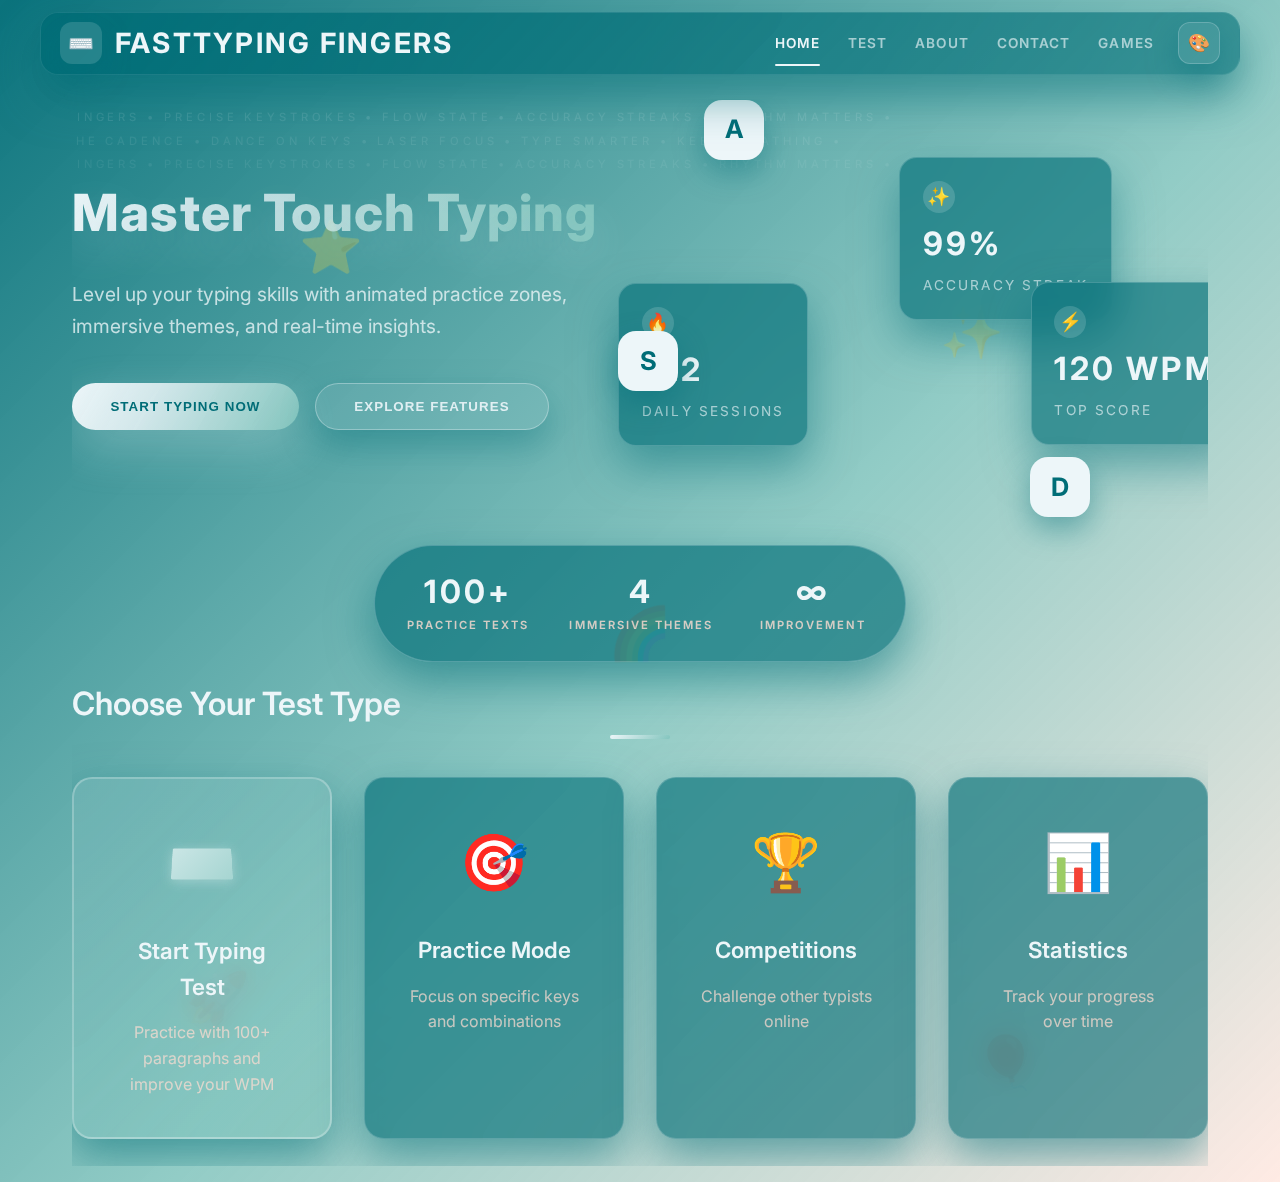
<file: index.html>
<!DOCTYPE html>
<html lang="en">
<head>
    <!-- Google tag (gtag.js) -->
<script async src="https://www.googletagmanager.com/gtag/js?id=G-SVLGXN2DDX"></script>
<script>
  window.dataLayer = window.dataLayer || [];
  function gtag(){dataLayer.push(arguments);}
  gtag('js', new Date());

  gtag('config', 'G-SVLGXN2DDX');
</script>
    <meta charset="UTF-8">
    <meta name="viewport" content="width=device-width, initial-scale=1.0">
    <title>FastTyping Fingers - Touch Typing Test</title>
    <link rel="stylesheet" href="css/styles.css">
    <link href="https://fonts.googleapis.com/css2?family=Inter:wght@300;400;500;600;700&display=swap" rel="stylesheet">
</head>
<body>
        <script>
            try {
                var __s = JSON.parse(localStorage.getItem('typefast-settings') || '{}');
                var __t = __s.theme || 'coast';
                document.body.classList.add('theme-' + __t);
            } catch(e) { document.body.classList.add('theme-coast'); }
        </script>
    <div class="animated-backdrop">
        <span class="bg-orb orb-1"></span>
        <span class="bg-orb orb-2"></span>
        <span class="bg-orb orb-3"></span>
        <span class="bg-orb orb-4"></span>
        <span class="bg-orb orb-5"></span>
    </div>

    <header class="header global-header">
        <nav class="navbar">
            <div class="nav-brand">
                <span class="brand-mark">⌨️</span>
                <h1>FastTyping Fingers</h1>
            </div>
            <div class="nav-links">
                <a href="#home" class="nav-link active">Home</a>
                <a href="#test" class="nav-link">Test</a>
                <a href="#about" class="nav-link">About</a>
                <a href="#contact" class="nav-link">Contact</a>
                <a href="games.html" class="nav-link">Games</a>
            </div>
            <div class="nav-actions">
                <button id="theme-toggle" class="theme-toggle-btn" aria-label="Change theme">🎨</button>
            </div>
        </nav>
    </header>
    <div id="theme-selector" class="theme-selector hidden" role="dialog" aria-modal="false">
        <div class="theme-selector-header">
            <p>Choose a color vibe</p>
            <button class="theme-close" aria-label="Close theme selector">×</button>
        </div>
        <div class="theme-options">
            <div class="theme-option" data-theme="coast">
                <div class="theme-preview theme-coast-preview"></div>
                <span>Coast</span>
            </div>
            <div class="theme-option" data-theme="harbor">
                <div class="theme-preview theme-harbor-preview"></div>
                <span>Harbor</span>
            </div>
            <div class="theme-option" data-theme="nebula">
                <div class="theme-preview theme-nebula-preview"></div>
                <span>Nebula</span>
            </div>
            <div class="theme-option" data-theme="ember">
                <div class="theme-preview theme-ember-preview"></div>
                <span>Ember</span>
            </div>
            <div class="theme-option" data-theme="light">
                <div class="theme-preview theme-light-preview"></div>
                <span>Light</span>
            </div>
            <div class="theme-option" data-theme="dark">
                <div class="theme-preview theme-dark-preview"></div>
                <span>Dark</span>
            </div>
        </div>
    </div>

    <main class="main-content">
        <!-- Home Page -->
        <section id="home-page" class="page active">
            <div class="hero-section">
                <div class="typing-stream" data-parallax="0.08">
                    <span>fast fingers • precise keystrokes • flow state • accuracy streaks • rhythm matters •</span>
                    <span>feel the cadence • dance on keys • laser focus • type smarter • keep breathing •</span>
                    <span>fast fingers • precise keystrokes • flow state • accuracy streaks • rhythm matters •</span>
                </div>
                <div class="ambient-illustrations" data-parallax="0.12">
                    <span class="floating-emoji">⭐</span>
                    <span class="floating-emoji">✨</span>
                    <span class="floating-emoji">🚀</span>
                    <span class="floating-emoji">🎈</span>
                    <span class="floating-emoji">🌈</span>
                </div>
                <div class="hero-grid">
                    <div class="hero-content animate-fade-in">
                        <h2 class="hero-title">Master Touch Typing</h2>
                        <p class="hero-subtitle">Level up your typing skills with animated practice zones, immersive themes, and real-time insights.</p>
                        <div class="hero-buttons">
                            <button class="glow-btn primary" onclick="startTypingTest()">Start typing now</button>
                            <button class="glow-btn ghost" onclick="document.getElementById('home-page').scrollIntoView({behavior: 'smooth'});">Explore features</button>
                        </div>
                    </div>
                    <div class="hero-visual">
                        <div class="floating-card accuracy-card">
                            <span class="card-chip">✨</span>
                            <span class="card-value">99%</span>
                            <span class="card-label">Accuracy streak</span>
                        </div>
                        <div class="floating-card speed-card">
                            <span class="card-chip">⚡</span>
                            <span class="card-value">120 WPM</span>
                            <span class="card-label">Top score</span>
                        </div>
                        <div class="floating-card sessions-card">
                            <span class="card-chip">🔥</span>
                            <span class="card-value">+12</span>
                            <span class="card-label">Daily sessions</span>
                        </div>
                        <div class="floating-key key-a">A</div>
                        <div class="floating-key key-s">S</div>
                        <div class="floating-key key-d">D</div>
                    </div>
                </div>

                <div class="hero-content animate-fade-in hero-caption">
                    <div class="hero-stats">
                        <div class="stat-item">
                            <span class="stat-number">100+</span>
                            <span class="stat-label">Practice Texts</span>
                        </div>
                        <div class="stat-item">
                            <span class="stat-number">4</span>
                            <span class="stat-label">Immersive Themes</span>
                        </div>
                        <div class="stat-item">
                            <span class="stat-number">∞</span>
                            <span class="stat-label">Improvement</span>
                        </div>
                    </div>
                </div>
                
                <div class="test-options animate-slide-up">
                    <h3 class="options-title">Choose Your Test Type</h3>
                    <div class="options-grid">
                        <div class="option-card primary-card animate-hover" onclick="startTypingTest()">
                            <div class="option-icon gradient-icon">⌨️</div>
                            <h4>Start Typing Test</h4>
                            <p>Practice with 100+ paragraphs and improve your WPM</p>
                            <div class="card-glow"></div>
                        </div>
                        <div class="option-card animate-hover" onclick="showComingSoon()">
                            <div class="option-icon">🎯</div>
                            <h4>Practice Mode</h4>
                            <p>Focus on specific keys and combinations</p>
                        </div>
                        <div class="option-card animate-hover" onclick="showComingSoon()">
                            <div class="option-icon">🏆</div>
                            <h4>Competitions</h4>
                            <p>Challenge other typists online</p>
                        </div>
                        <div class="option-card animate-hover" onclick="showComingSoon()">
                            <div class="option-icon">📊</div>
                            <h4>Statistics</h4>
                            <p>Track your progress over time</p>
                        </div>
                    </div>
                </div>
            </div>
        </section>

        <!-- Typing Test Page -->
    <section id="test-page" class="page">
            <div class="settings-wrapper">
                <div class="settings-shell">
                    <div class="settings-bar">
                        <button class="back-button" aria-label="Return to home" onclick="goHome()">←</button>
                    <div class="settings-group">
                        <label>Time:</label>
                        <select id="time-select">
                            <option value="15">15s</option>
                            <option value="30" selected>30s</option>
                            <option value="60">60s</option>
                            <option value="120">2min</option>
                        </select>
                    </div>

                    <div class="settings-group">
                        <label>Words:</label>
                        <select id="words-select">
                            <option value="10">10</option>
                            <option value="25" selected>25</option>
                            <option value="50">50</option>
                            <option value="100">100</option>
                        </select>
                    </div>

                    <div class="settings-group">
                        <label>Mode:</label>
                        <div class="segmented-control mode-control" role="group" aria-label="Test mode">
                            <button type="button" class="segment mode-option" data-mode="time">
                                <span class="segment-icon">⏱</span>
                                <span>Time</span>
                            </button>
                            <button type="button" class="segment mode-option" data-mode="words">
                                <span class="segment-icon">A</span>
                                <span>Words</span>
                            </button>
                            <button type="button" class="segment mode-option" data-mode="quote">
                                <span class="segment-icon">❝</span>
                                <span>Quote</span>
                            </button>
                        </div>
                        <select id="mode-select" class="visually-hidden" aria-hidden="true" tabindex="-1">
                            <option value="words" selected>Words</option>
                            <option value="time">Time</option>
                            <option value="quote">Quote</option>
                        </select>
                    </div>

                    <div class="settings-group">
                        <label>Language:</label>
                        <select id="language-select">
                            <option value="english" selected>English</option>
                            <option value="punctuation">+ Punctuation</option>
                            <option value="numbers">+ Numbers</option>
                            <option value="mixed">Mixed</option>
                        </select>
                    </div>

                    <div class="settings-group">
                        <button id="sound-toggle" class="sound-btn active">🔊</button>
                    </div>
                </div>
                </div>
            </div>

            <div class="test-container">
                <!-- Test Stats -->
                <div class="test-stats">
                    <div class="stat">
                        <span class="stat-label">WPM</span>
                        <span id="wpm-display" class="stat-value">0</span>
                    </div>
                    <div class="stat">
                        <span class="stat-label">Accuracy</span>
                        <span id="accuracy-display" class="stat-value">100%</span>
                    </div>
                    <div class="stat" data-stat="timer">
                        <span class="stat-label">Timer</span>
                        <span id="timer-display" class="stat-value">30</span>
                    </div>
                </div>

                <!-- Typing Area -->
                <div class="typing-area">
                    <div id="text-display" class="text-display">Loading your custom paragraph...</div>
                    <input type="text" id="typing-input" class="typing-input" placeholder="Start typing to begin the test..." autocomplete="off" spellcheck="false">
                </div>

                <!-- Test Controls -->
                <div class="test-controls">
                    <button id="restart-btn" class="control-btn">↻ Restart</button>
                    <button id="next-btn" class="control-btn">Next →</button>
                </div>
            </div>
        </section>

        <!-- About Page -->
        <section id="about-page" class="page">
            <div class="info-section">
                <h2 class="section-title">About FastTyping Fingers</h2>
                <p class="section-lead">We blend research-backed practice with playful polish so every session feels crisp, responsive, and rewarding.</p>
                <div class="info-grid">
                    <div class="info-card reveal-on-scroll">
                        <h3>Crafted for Flow</h3>
                        <p>Smart pacing, adaptive feedback, and distraction-free visuals keep you in rhythm while you sharpen muscle memory.</p>
                    </div>
                    <div class="info-card reveal-on-scroll">
                        <h3>Insightful Analytics</h3>
                        <p>Readable charts, real-time stats, and milestone tracking help you see improvement from the first keystroke to the final streak.</p>
                    </div>
                    <div class="info-card reveal-on-scroll">
                        <h3>Designed with Care</h3>
                        <p>Every theme is hand-tuned for contrast, accessibility, and delight—switch moods any time without missing a beat.</p>
                    </div>
                </div>
            </div>
        </section>

        <!-- Contact Page -->
        <section id="contact-page" class="page">
            <div class="info-section">
                <h2 class="section-title">Let’s Build Faster Fingers Together</h2>
                <p class="section-lead">Feedback, feature ideas, or collaboration invites—drop us a line and we’ll get back between sessions.</p>
                <div class="contact-grid">
                    <div class="contact-card reveal-on-scroll">
                        <h3>Email</h3>
                        <a href="mailto:hello@fasttypingfingers.app">hello@fasttypingfingers.app</a>
                        <p>Share stories, report bugs, or request pro features.</p>
                    </div>
                    <div class="contact-card reveal-on-scroll">
                        <h3>Community</h3>
                        <p>Join the upcoming FastTyping Circle for live events, challenges, and coaching drops.</p>
                        <button class="ghost-link" onclick="showComingSoon()">Notify me</button>
                    </div>
                    <div class="contact-card reveal-on-scroll">
                        <h3>Support</h3>
                        <p>Need help mid-session? Access the knowledge base or message us directly.</p>
                        <button class="ghost-link" onclick="showComingSoon()">Open help desk</button>
                    </div>
                </div>
            </div>
        </section>

        <!-- Results Page -->
        <section id="results-page" class="page">
            <div class="results-container">

                <div class="results-top">
                <div class="results-hero">
                    <div class="gauges">
                        <div class="gauge-card gauge-accuracy">
                            <div class="gauge" id="g-accuracy" data-max="100">
                                <div class="gauge-inner">
                                    <div class="gauge-value"><span id="gv-accuracy">100%</span></div>
                                    <div class="gauge-sub">real accuracy <span id="gv-accuracy-real">100%</span></div>
                                    <div class="gauge-label">accuracy</div>
                                </div>
                            </div>
                        </div>

                        <div class="gauge-card gauge-duration">
                            <div class="gauge" id="g-duration" data-max="100">
                                <div class="gauge-inner">
                                    <div class="gauge-value"><span id="gv-duration">0:00</span></div>
                                    <div class="gauge-label">duration</div>
                                </div>
                            </div>
                        </div>

                        <div class="gauge-card gauge-speed">
                            <div class="gauge" id="g-speed" data-max="160">
                                <div class="gauge-inner">
                                    <div class="gauge-value"><span id="gv-wpm">0</span><span class="unit">wpm</span></div>
                                    <div class="gauge-label">speed</div>
                                </div>
                            </div>
                        </div>
                    </div>
                </div>

                <div class="results-actions">
                    <button onclick="retakeTest()" class="action-btn primary">Take Another Test</button>
                    <button onclick="goHome()" class="action-btn">Back to Home</button>
                    <button onclick="shareResults()" class="action-btn">Share Results</button>
                </div>
                </div>

                <div class="results-charts">
                    <div class="chart-container">
                        <h4>Speed Over Time</h4>
                        <canvas id="speed-chart" width="800" height="300"></canvas>
                    </div>
                    <div class="chart-container">
                        <h4>Accuracy Over Time</h4>
                        <canvas id="accuracy-chart" width="800" height="300"></canvas>
                    </div>
                </div>

                <div class="test-video">
                    <h4>Test Recording</h4>
                    <video id="test-recording" controls style="display: none;">
                        <source type="video/webm">
                        Your browser does not support video recording playback.
                    </video>
                    <p id="video-message">Video recording is not available in this session.</p>
                </div>
            </div>
        </section>
    </main>

    <script src="js/paragraphs.js"></script>
    <script src="js/app.js"></script>
    <script src="js/chart.js"></script>
</body>

</html>
</file>
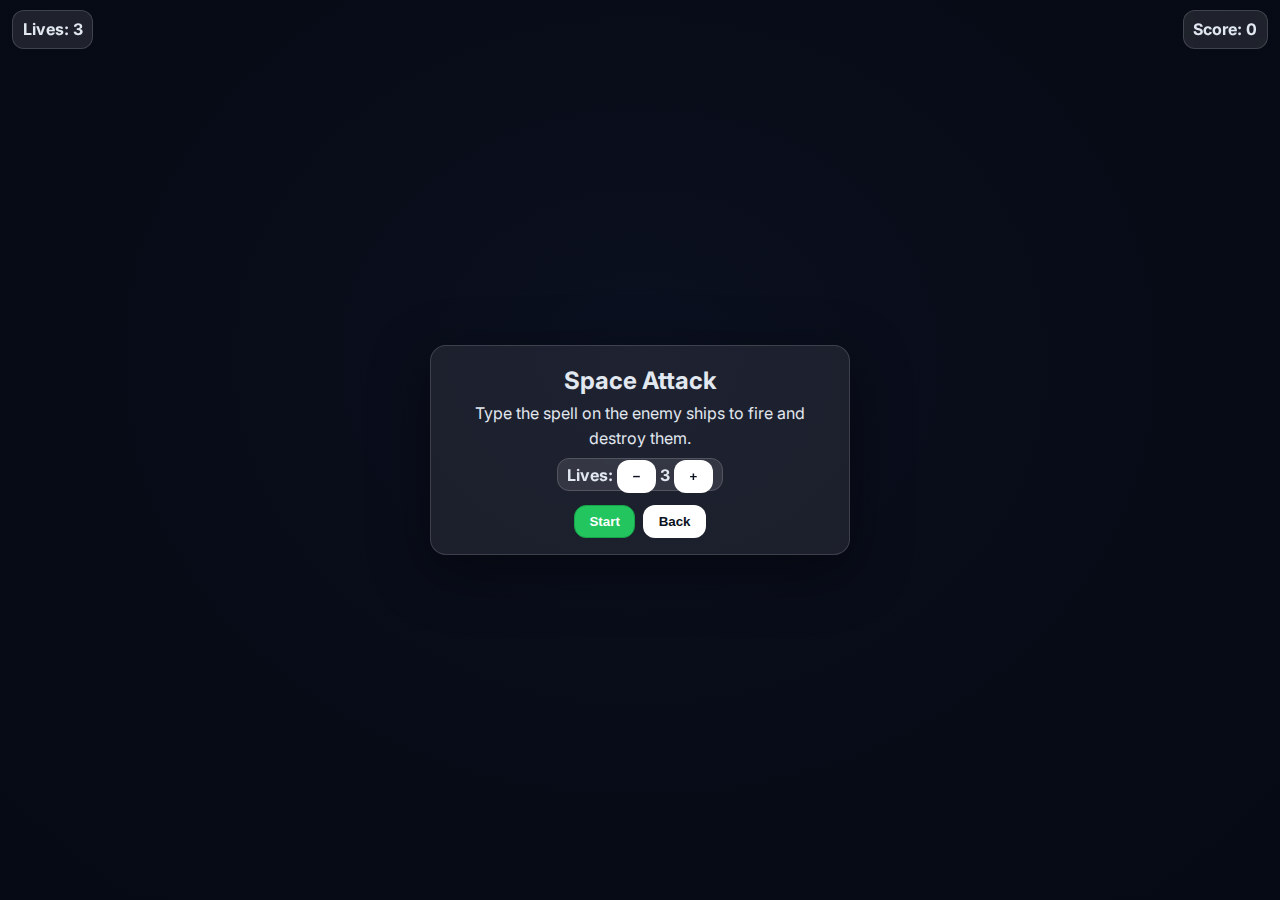
<file: space.html>
<!DOCTYPE html>
<html lang="en">
<head>
  <!-- Google tag (gtag.js) -->
<script async src="https://www.googletagmanager.com/gtag/js?id=G-SVLGXN2DDX"></script>
<script>
  window.dataLayer = window.dataLayer || [];
  function gtag(){dataLayer.push(arguments);}
  gtag('js', new Date());

  gtag('config', 'G-SVLGXN2DDX');
</script>
  <meta charset="UTF-8" />
  <meta name="viewport" content="width=device-width, initial-scale=1.0" />
  <title>Space Attack</title>
  <link rel="stylesheet" href="css/styles.css" />
  <style>
    html, body { height:100%; margin:0; }
    body { background: radial-gradient(ellipse at 50% 40%, #0b1020 0%, #070b16 60%, #050a14 100%); color:#e2e8f0; }
    .hud { position:fixed; top:10px; left:0; right:0; display:flex; justify-content:space-between; align-items:center; padding: 0 .75rem; z-index:3; }
    .chip { background: rgba(255,255,255,0.1); border: 1px solid rgba(255,255,255,0.15); border-radius:12px; padding:.35rem .6rem; font-weight:700; backdrop-filter: blur(4px); }
    .board-wrap { position:relative; height:100vh; width:100vw; overflow:hidden; }
    canvas { position:absolute; inset:0; width:100%; height:100%; }
    .overlay { position:absolute; inset:0; display:grid; place-items:center; z-index:2; }
    .card { background: rgba(255,255,255,0.08); border:1px solid rgba(255,255,255,0.15); border-radius:16px; padding:1rem 1.2rem; width:min(92vw, 420px); text-align:center; box-shadow: 0 16px 60px rgba(0,0,0,0.45); }
    .actions { display:flex; gap:.5rem; justify-content:center; margin-top:.75rem; }
    .btn { border:1px solid rgba(255,255,255,0.18); background:#fff; color:#0b1220; border-radius:12px; padding:.5rem .9rem; font-weight:800; cursor:pointer; }
    .btn.primary { background:#22c55e; border-color:#16a34a; color:#fff; }
  </style>
  <link href="https://fonts.googleapis.com/css2?family=Inter:wght@300;400;600;800&display=swap" rel="stylesheet">
</head>
<body data-page="space-full">
  <div class="hud">
    <div class="chip">Lives: <span id="space-lives">3</span></div>
    <div class="chip">Score: <span id="space-score">0</span></div>
  </div>
  <div class="board-wrap">
    <canvas id="space-canvas" width="1280" height="720"></canvas>
    <div id="space-overlay" class="overlay">
      <div class="card">
        <h2>Space Attack</h2>
        <p>Type the spell on the enemy ships to fire and destroy them.</p>
        <div style="margin:.5rem 0 .7rem;">
          <span class="chip">Lives: <button id="space-lives-dec" class="btn">−</button> <span id="space-lives-intro">3</span> <button id="space-lives-inc" class="btn">+</button></span>
        </div>
        <div class="actions">
          <button id="space-start" class="btn primary">Start</button>
          <button id="space-back" class="btn">Back</button>
        </div>
      </div>
    </div>
  </div>
  <script src="js/space.js"></script>
</body>
</html>
</file>
<file: css/styles.css>
/* Reset and Base Styles */
:root {
    --olive-dark: #006d77;
    --olive-mid: #83c5be;
    --cream: #edf6f9;
    --sage: #ffddd2;
    --deep-blue: #e29578;
    --midnight: #001427;

    --olive-dark-rgb: 0, 109, 119;
    --olive-mid-rgb: 131, 197, 190;
    --cream-rgb: 237, 246, 249;
    --sage-rgb: 255, 221, 210;
    --deep-blue-rgb: 226, 149, 120;
    --midnight-rgb: 0, 20, 39;
    --shadow-base-rgb: 0, 20, 39;

    --chart-line-color: var(--cream);
    --chart-secondary-line-color: var(--olive-mid);
    --chart-fill-color: rgba(var(--olive-mid-rgb), 0.25);
    --chart-grid-color: rgba(var(--cream-rgb), 0.2);
    --chart-text-color: rgba(var(--cream-rgb), 0.7);
}

* {
    margin: 0;
    padding: 0;
    box-sizing: border-box;
}

body {
    font-family: 'Inter', -apple-system, BlinkMacSystemFont, sans-serif;
    line-height: 1.6;
    transition: all 0.5s cubic-bezier(0.4, 0, 0.2, 1);
    min-height: 100vh;
    background: var(--bg-color);
    color: var(--text-color);
    overflow-x: hidden;
    position: relative;
}

.hero-section {
    padding: 3.25rem 0 3.75rem;
    position: relative;
    overflow: hidden;
}

.typing-stream {
    position: absolute;
    top: 10px;
    left: 50%;
    transform: translateX(-50%);
    display: grid;
    gap: 0.35rem;
    width: 110%;
    pointer-events: none;
    opacity: 0.35;
    mix-blend-mode: screen;
}

.typing-stream span {
    font-family: 'Space Mono', 'Inter', sans-serif;
    text-transform: uppercase;
    letter-spacing: 0.35em;
    font-size: 0.7rem;
    color: rgba(var(--cream-rgb), 0.35);
    white-space: nowrap;
    animation: typingStream 18s linear infinite;
}

.typing-stream span:nth-child(2) {
    animation-delay: -6s;
    color: rgba(var(--cream-rgb), 0.25);
}

.typing-stream span:nth-child(3) {
    animation-delay: -12s;
    color: rgba(var(--cream-rgb), 0.2);
}

@keyframes typingStream {
    0% { transform: translateX(5%); }
    50% { transform: translateX(-8%); }
    100% { transform: translateX(5%); }
}

.hero-grid {
    display: grid;
    grid-template-columns: repeat(2, minmax(0, 1fr));
    align-items: center;
    gap: 2.5rem;
    margin-bottom: 1.5rem;
}

.hero-content {
    position: relative;
    z-index: 2;
}

.hero-title {
    font-size: clamp(3rem, 4vw, 4.5rem);
    font-weight: 800;
    background: linear-gradient(120deg, var(--cream) 0%, rgba(var(--cream-rgb), 0.75) 35%, var(--olive-mid) 90%);
    -webkit-background-clip: text;
    -webkit-text-fill-color: transparent;
    background-clip: text;
    margin-bottom: 1.5rem;
    text-shadow: 0 18px 45px rgba(var(--cream-rgb), 0.2);
    letter-spacing: 0.02em;
}

.hero-subtitle {
    font-size: 1.2rem;
    color: rgba(var(--cream-rgb), 0.78);
    margin-bottom: 2.5rem;
    max-width: 540px;
    line-height: 1.7;
}

.hero-buttons {
    display: flex;
    gap: 1rem;
    flex-wrap: wrap;
}

.glow-btn {
    position: relative;
    padding: 0.95rem 2.4rem;
    border-radius: 999px;
    font-weight: 600;
    letter-spacing: 0.08em;
    text-transform: uppercase;
    cursor: pointer;
    border: none;
    transition: transform 0.25s ease, box-shadow 0.25s ease;
    overflow: hidden;
}

.glow-btn::after {
    content: '';
    position: absolute;
    inset: -30%;
    background: radial-gradient(circle at top, rgba(255,255,255,0.8), transparent 65%);
    opacity: 0;
    transition: opacity 0.3s ease;
}

.glow-btn.primary {
    background: linear-gradient(120deg, var(--cream) 0%, rgba(var(--cream-rgb), 0.85) 35%, var(--olive-mid) 100%);
    color: var(--olive-dark);
    box-shadow: 0 18px 45px rgba(var(--cream-rgb), 0.25);
}

.glow-btn.ghost {
    background: rgba(var(--cream-rgb), 0.08);
    color: rgba(var(--cream-rgb), 0.9);
    border: 1px solid rgba(var(--cream-rgb), 0.35);
    box-shadow: 0 15px 35px rgba(var(--shadow-base-rgb), 0.4);
}

.glow-btn:hover {
    transform: translateY(-4px);
}

.glow-btn:hover::after {
    opacity: 1;
}

.glow-btn:active {
    transform: translateY(0);
}

.hero-visual {
    position: relative;
    min-height: 320px;
}

.floating-card .card-value {
    display: block;
    font-size: 2rem;
    font-weight: 700;
    color: var(--cream);
    letter-spacing: 0.1em;
}

.floating-card .card-label {
    font-size: 0.85rem;
    text-transform: uppercase;
    letter-spacing: 0.16em;
    color: rgba(var(--cream-rgb), 0.65);
}

.accuracy-card { top: 10%; right: 18%; animation-delay: -2s; }
.speed-card { bottom: 5%; right: -6%; animation-delay: -4s; }

@keyframes floatCard {
    0%, 100% { transform: translateY(0) translateX(0); }
    50% { transform: translateY(-18px) translateX(-6px); }
}

.floating-card {
    position: absolute;
    padding: 1.4rem;
    border-radius: 18px;
    backdrop-filter: blur(18px);
    background: rgba(var(--olive-dark-rgb), 0.6);
    border: 1px solid rgba(var(--cream-rgb), 0.2);
    box-shadow: 0 20px 45px rgba(var(--shadow-base-rgb), 0.5);
    animation: floatCard 6s ease-in-out infinite;
    display: flex;
    flex-direction: column;
    align-items: flex-start;
    gap: 0.35rem;
}

.key-a { top: -6%; left: 6%; animation-delay: -1.5s; }
.key-s { bottom: 25%; left: -10%; animation-delay: -3s; }
.key-d { bottom: -10%; right: 22%; animation-delay: -5s; }

@keyframes floatKey {
    0%, 100% { transform: translateY(0) rotate(0deg); }
    40% { transform: translateY(-12px) rotate(-4deg); }
    60% { transform: translateY(8px) rotate(3deg); }
}

.hero-caption {
    text-align: center;
}

/* Header Styles */
.header {
    background: transparent;
    border: none;
    padding: 0.75rem 0;
    position: sticky;
    top: 0;
    z-index: 100;
}

.navbar {
    max-width: 1200px;
    margin: 0 auto;
    padding: 0.5rem 1.2rem;
    display: flex;
    align-items: center;
    gap: 1.5rem;
    background: linear-gradient(135deg, rgba(var(--midnight-rgb), 0.75) 0%, rgba(var(--olive-dark-rgb), 0.55) 100%);
    border: 1px solid rgba(var(--cream-rgb), 0.1);
    border-radius: 18px;
    box-shadow: 0 22px 45px rgba(var(--shadow-base-rgb), 0.55);
    backdrop-filter: blur(18px);
}

.nav-brand {
    display: flex;
    align-items: center;
    gap: 0.8rem;
}

.brand-mark {
    display: inline-flex;
    align-items: center;
    justify-content: center;
    width: 42px;
    height: 42px;
    border-radius: 12px;
    background: rgba(var(--cream-rgb), 0.15);
    box-shadow: 0 12px 28px rgba(var(--shadow-base-rgb), 0.35);
    font-size: 1.3rem;
}

.nav-brand h1 {
    color: var(--cream);
    font-size: 1.75rem;
    font-weight: 700;
    letter-spacing: 0.08em;
    text-transform: uppercase;
}

.nav-links {
    display: flex;
    align-items: center;
    gap: 1.75rem;
    margin-left: auto;
}

.nav-link {
    position: relative;
    text-decoration: none;
    color: rgba(var(--cream-rgb), 0.65);
    font-weight: 600;
    letter-spacing: 0.08em;
    text-transform: uppercase;
    font-size: 0.85rem;
    padding: 0.35rem 0;
    transition: color 0.3s ease;
}

.nav-link::after {
    content: '';
    position: absolute;
    left: 0;
    bottom: -6px;
    width: 100%;
    height: 2px;
    background: var(--cream);
    border-radius: 999px;
    transform: scaleX(0);
    transform-origin: left;
    transition: transform 0.3s ease;
}

.nav-link:hover,
.nav-link.active {
    color: var(--cream);
}

.nav-link:hover::after,
.nav-link.active::after {
    transform: scaleX(1);
}

.nav-actions {
    display: flex;
    align-items: center;
    gap: 0.75rem;
}

.theme-toggle-btn {
    width: 42px;
    height: 42px;
    border-radius: 12px;
    border: 1px solid rgba(var(--cream-rgb), 0.22);
    background: rgba(var(--cream-rgb), 0.08);
    color: var(--cream);
    font-size: 1.1rem;
    cursor: pointer;
    transition: transform 0.3s ease, box-shadow 0.3s ease, background 0.3s ease;
    box-shadow: 0 12px 32px rgba(var(--shadow-base-rgb), 0.45);
}

.theme-toggle-btn:hover {
    transform: translateY(-3px) rotate(-6deg);
    background: rgba(var(--cream-rgb), 0.14);
}

/* Main Content */
.main-content {
    max-width: 1200px;
    margin: 0 auto;
    /* Reduce global paddings to avoid excessive whitespace */
    padding: 1.25rem 2rem 1rem;
}

body.page-test .main-content {
    /* Keep the test page extra snug under the hidden header */
    padding-top: 0.5rem;
}

body.page-test .header {
    display: none;
}

/* Keep content snug under the sticky header on non-test pages */
body:not(.page-test) .main-content {
    padding-top: 0.75rem;
}

/* Only the active page should affect layout to prevent bottom gaps */
.page { display: none; }
.page.active { display: block; }

/* Remove stray top/bottom margins inside pages */
.page > *:first-child { margin-top: 0 !important; }
.page > *:last-child { margin-bottom: 0 !important; }

.page-hidden {
    display: none;
}

.completion-message {
    padding: 3rem;
    background: var(--bg-secondary);
    border-radius: 20px;
    box-shadow: var(--shadow), var(--glow);
    border: 2px solid var(--success-color);
    margin: 2rem 0;
    backdrop-filter: blur(10px);
    -webkit-backdrop-filter: blur(10px);
}

/* Home Page Styles */
.hero-section {
    padding: 1.4rem 0 1.2rem;
    position: relative;
    overflow: hidden;
}

.ambient-illustrations {
    position: absolute;
    inset: 0;
    pointer-events: none;
    animation: swirl 22s linear infinite;
}

.floating-emoji {
    position: absolute;
    font-size: 3.2rem;
    opacity: 0.25;
    animation: floatEmoji 12s ease-in-out infinite;
}

.floating-emoji:nth-child(1) { top: 10%; left: 20%; animation-delay: 0s; }
.floating-emoji:nth-child(2) { top: 18%; right: 18%; animation-delay: -2s; }
.floating-emoji:nth-child(3) { bottom: 12%; left: 10%; animation-delay: -4s; }
.floating-emoji:nth-child(4) { bottom: 6%; right: 15%; animation-delay: -6s; }
.floating-emoji:nth-child(5) { top: 50%; left: 50%; transform: translate(-50%, -50%); animation-delay: -8s; }

@keyframes floatEmoji {
    0%, 100% { transform: translate3d(0, 0, 0) scale(1) rotate(0deg); }
    40% { transform: translate3d(12px, -18px, 0) scale(1.1) rotate(-6deg); }
    70% { transform: translate3d(-15px, 10px, 0) scale(0.95) rotate(6deg); }
}

@keyframes swirl {
    0% { transform: rotate(0deg); }
    100% { transform: rotate(360deg); }
}

.hero-grid {
    display: grid;
    grid-template-columns: repeat(2, minmax(0, 1fr));
    align-items: center;
    gap: 4rem;
    margin-bottom: 4rem;
}

.hero-content {
    position: relative;
    z-index: 2;
}

.hero-title {
    font-size: clamp(3rem, 4vw, 4.5rem);
    font-weight: 800;
    background: linear-gradient(120deg, var(--cream) 0%, rgba(var(--cream-rgb), 0.75) 35%, var(--olive-mid) 90%);
    -webkit-background-clip: text;
    -webkit-text-fill-color: transparent;
    background-clip: text;
    margin-bottom: 1.5rem;
    text-shadow: 0 18px 45px rgba(var(--cream-rgb), 0.2);
    letter-spacing: 0.02em;
}

.hero-subtitle {
    font-size: 1.2rem;
    color: rgba(var(--cream-rgb), 0.78);
    margin-bottom: 2.5rem;
    max-width: 540px;
    line-height: 1.7;
}

.hero-buttons {
    display: flex;
    gap: 1rem;
    flex-wrap: wrap;
}

.glow-btn {
    position: relative;
    padding: 0.95rem 2.4rem;
    border-radius: 999px;
    font-weight: 600;
    letter-spacing: 0.08em;
    text-transform: uppercase;
    cursor: pointer;
    border: none;
    transition: transform 0.25s ease, box-shadow 0.25s ease;
    overflow: hidden;
}

.glow-btn::after {
    content: '';
    position: absolute;
    inset: -30%;
    background: radial-gradient(circle at top, rgba(255,255,255,0.8), transparent 65%);
    opacity: 0;
    transition: opacity 0.3s ease;
}

.glow-btn.primary {
    background: linear-gradient(120deg, var(--cream) 0%, rgba(var(--cream-rgb), 0.85) 35%, var(--olive-mid) 100%);
    color: var(--olive-dark);
    box-shadow: 0 18px 45px rgba(var(--cream-rgb), 0.25);
}

.glow-btn.ghost {
    background: rgba(var(--cream-rgb), 0.08);
    color: rgba(var(--cream-rgb), 0.9);
    border: 1px solid rgba(var(--cream-rgb), 0.35);
    box-shadow: 0 15px 35px rgba(var(--shadow-base-rgb), 0.4);
}

.glow-btn:hover {
    transform: translateY(-4px);
}

.glow-btn:hover::after {
    opacity: 1;
}

.glow-btn:active {
    transform: translateY(0);
}

.hero-visual {
    position: relative;
    min-height: 360px;
}

.floating-card {
    position: absolute;
    padding: 1.4rem;
    border-radius: 18px;
    backdrop-filter: blur(18px);
    background: rgba(var(--olive-dark-rgb), 0.6);
    border: 1px solid rgba(var(--cream-rgb), 0.2);
    box-shadow: 0 20px 45px rgba(var(--shadow-base-rgb), 0.5);
    animation: floatCard 6s ease-in-out infinite;
    display: flex;
    flex-direction: column;
    align-items: flex-start;
    gap: 0.35rem;
}

.floating-card .card-chip {
    display: inline-flex;
    align-items: center;
    justify-content: center;
    width: 32px;
    height: 32px;
    border-radius: 50%;
    background: rgba(var(--cream-rgb), 0.16);
    font-size: 1.15rem;
}

.floating-card .card-value {
    display: block;
    font-size: 2rem;
    font-weight: 700;
    color: var(--cream);
    letter-spacing: 0.1em;
}

.floating-card .card-label {
    font-size: 0.85rem;
    text-transform: uppercase;
    letter-spacing: 0.16em;
    color: rgba(var(--cream-rgb), 0.65);
}

.accuracy-card { top: 10%; right: 18%; animation-delay: -2s; }
.speed-card { bottom: 10%; right: -6%; animation-delay: -4s; }
.sessions-card { top: 45%; left: -10%; animation-delay: -1s; }

@keyframes floatCard {
    0%, 100% { transform: translateY(0) translateX(0); }
    50% { transform: translateY(-18px) translateX(-6px); }
}

.floating-key {
    position: absolute;
    width: 60px;
    height: 60px;
    border-radius: 18px;
    background: var(--cream);
    color: var(--olive-dark);
    font-weight: 700;
    display: flex;
    align-items: center;
    justify-content: center;
    font-size: 1.6rem;
    box-shadow: 0 12px 30px rgba(var(--shadow-base-rgb), 0.45);
    animation: floatKey 8s ease-in-out infinite;
}

.key-a { top: -6%; left: 6%; animation-delay: -1.5s; }
.key-s { bottom: 25%; left: -10%; animation-delay: -3s; }
.key-d { bottom: -10%; right: 22%; animation-delay: -5s; }

@keyframes floatKey {
    0%, 100% { transform: translateY(0) rotate(0deg); }
    40% { transform: translateY(-12px) rotate(-4deg); }
    60% { transform: translateY(8px) rotate(3deg); }
}

.hero-caption {
    text-align: center;
}

.hero-stats {
    display: inline-flex;
    gap: 2.5rem;
    align-items: center;
    padding: 1.25rem 2rem;
    background: rgba(var(--olive-dark-rgb), 0.65);
    border-radius: 999px;
    border: 1px solid rgba(var(--cream-rgb), 0.22);
    box-shadow: 0 18px 45px rgba(var(--shadow-base-rgb), 0.55);
}

.stat-item {
    text-align: center;
    min-width: 120px;
}

.stat-number {
    display: block;
    font-size: 2rem;
    font-weight: 700;
    color: var(--cream);
    letter-spacing: 0.1em;
}

.stat-label {
    display: block;
    font-size: 0.75rem;
    letter-spacing: 0.18em;
    text-transform: uppercase;
    color: rgba(var(--cream-rgb), 0.6);
}

.options-title {
    font-size: 2rem;
    font-weight: 600;
    color: var(--text-color);
    margin-bottom: 1.25rem;
    position: relative;
}

.options-grid {
    display: grid;
    grid-template-columns: repeat(auto-fit, minmax(250px, 1fr));
    gap: 1.5rem;
    margin-top: 1rem;
}

.test-options {
    margin-top: 1rem;
    padding-bottom: 0.5rem;
}

.option-card {
    background: rgba(var(--olive-dark-rgb), 0.6);
    padding: 2.5rem;
    border-radius: 24px;
    border: 1px solid rgba(var(--cream-rgb), 0.18);
    box-shadow: 0 18px 45px rgba(var(--shadow-base-rgb), 0.55);
    cursor: pointer;
    text-align: center;
    position: relative;
    overflow: hidden;
    backdrop-filter: blur(18px);
    -webkit-backdrop-filter: blur(18px);
    transition: transform 0.35s ease, box-shadow 0.35s ease;
}

.option-card::after {
    content: '';
    position: absolute;
    inset: -30% 10%;
    background: radial-gradient(circle, rgba(var(--cream-rgb), 0.25), transparent 55%);
    opacity: 0;
    transition: opacity 0.35s ease;
}

.option-card:hover {
    transform: translateY(-12px) scale(1.02);
    box-shadow: 0 22px 60px rgba(var(--shadow-base-rgb), 0.6);
}

.option-card:hover::after {
    opacity: 1;
}

.primary-card {
    background: linear-gradient(135deg, rgba(var(--cream-rgb), 0.16) 0%, rgba(var(--olive-mid-rgb), 0.22) 100%);
    border: 1px solid rgba(var(--cream-rgb), 0.32);
}

.option-icon {
    font-size: 3.5rem;
    margin-bottom: 1.5rem;
    display: block;
    transition: transform 0.3s ease;
}

.gradient-icon {
    background: linear-gradient(135deg, var(--cream) 0%, var(--olive-mid) 100%);
    -webkit-background-clip: text;
    -webkit-text-fill-color: transparent;
    background-clip: text;
    filter: drop-shadow(0 2px 6px rgba(var(--cream-rgb), 0.35));
}

.option-card:hover .option-icon {
    transform: scale(1.15) rotate(5deg);
}

.options-title {
    font-size: 2rem;
    font-weight: 600;
    color: var(--text-color);
    margin-bottom: 3rem;
    position: relative;
}

.options-title::after {
    content: '';
    position: absolute;
    bottom: -10px;
    left: 50%;
    transform: translateX(-50%);
    width: 60px;
    height: 4px;
    background: var(--accent-color);
    border-radius: 2px;
}

.options-grid {
    display: grid;
    grid-template-columns: repeat(auto-fit, minmax(250px, 1fr));
    gap: 2rem;
    margin-top: 2rem;
}

.option-card {
    background: rgba(var(--olive-dark-rgb), 0.6);
    padding: 2.5rem;
    border-radius: 20px;
    border: 1px solid rgba(var(--cream-rgb), 0.18);
    box-shadow: 0 18px 45px rgba(var(--shadow-base-rgb), 0.55);
    cursor: pointer;
    text-align: center;
    position: relative;
    overflow: hidden;
    backdrop-filter: blur(14px);
    -webkit-backdrop-filter: blur(14px);
}

.primary-card {
    background: linear-gradient(135deg, rgba(var(--cream-rgb), 0.16) 0%, rgba(var(--olive-mid-rgb), 0.22) 100%);
    border: 2px solid rgba(var(--cream-rgb), 0.3);
}

.card-glow {
    position: absolute;
    top: 0;
    left: 0;
    right: 0;
    bottom: 0;
    background: linear-gradient(135deg, rgba(var(--cream-rgb), 0.25), rgba(var(--olive-mid-rgb), 0.35));
    opacity: 0;
    transition: opacity 0.3s ease;
    border-radius: 20px;
    z-index: -1;
}

.primary-card:hover .card-glow {
    opacity: 0.12;
}

.option-card:hover {
    border-color: var(--cream);
}

.option-icon {
    font-size: 3.5rem;
    margin-bottom: 1.5rem;
    display: block;
    transition: transform 0.3s ease;
}

.gradient-icon {
    background: linear-gradient(135deg, var(--cream) 0%, var(--olive-mid) 100%);
    -webkit-background-clip: text;
    -webkit-text-fill-color: transparent;
    background-clip: text;
    filter: drop-shadow(0 2px 6px rgba(var(--cream-rgb), 0.35));
}

.option-card:hover .option-icon {
    transform: scale(1.1) rotate(5deg);
}

.option-card h4 {
    font-size: 1.4rem;
    color: var(--text-color);
    margin-bottom: 1rem;
    font-weight: 600;
}

.option-card p {
    color: var(--text-secondary);
    font-size: 1rem;
    line-height: 1.6;
    opacity: 0.9;
}

/* Typing Test Page Styles */
.test-container {
    max-width: 1040px;
    margin: 0 auto;
    padding: 1rem 2rem 2rem;
    display: flex;
    flex-direction: column;
    align-items: center;
    gap: 1.5rem;
}

@media (min-width: 1280px) {
    .test-container {
        max-width: 1120px;
    }
}

/* Add a helpful prompt when test is ready */
.typing-area::after {
    content: 'Start typing to begin!';
    position: absolute;
    top: -32px;
    left: 50%;
    transform: translateX(-50%);
    font-size: 0.85rem;
    letter-spacing: 0.08em;
    color: var(--text-secondary);
    opacity: 0.6;
    font-weight: 600;
    pointer-events: none;
    transition: opacity 0.3s ease;
}

.typing-area:focus-within::after {
    opacity: 0;
}

.settings-wrapper {
    width: 100%;
    display: flex;
    justify-content: center;
    margin: 0.35rem 0 1rem;
    position: relative;
    z-index: 5;
}

.settings-shell {
    position: relative;
    display: flex;
    justify-content: center;
    width: fit-content;
    max-width: 100%;
}

.settings-bar {
    display: flex;
    flex-wrap: wrap;
    gap: 1.5rem;
    padding: 1.25rem 2rem;
    background: rgba(15, 23, 42, 0.9);
    border-radius: 999px;
    border: 1px solid rgba(148, 163, 184, 0.25);
    margin-bottom: 1rem;
    position: sticky;
    top: 24px;
    z-index: 5;
    justify-content: center;
    align-items: center;
    width: fit-content;
    align-self: center;
    transition: opacity 0.25s ease, transform 0.25s ease;
}

/* Hidden state for settings bar during typing */
body.page-test .settings-bar.is-hidden {
    opacity: 0;
    transform: translateY(-16px);
    pointer-events: none;
}

.back-button {
    width: 42px;
    height: 42px;
    border-radius: 999px;
    border: 1px solid rgba(var(--cream-rgb), 0.2);
    background: rgba(var(--cream-rgb), 0.08);
    color: var(--cream);
    font-size: 1.2rem;
    display: inline-flex;
    align-items: center;
    justify-content: center;
    cursor: pointer;
    transition: transform 0.25s ease, background 0.25s ease;
    box-shadow: 0 12px 28px rgba(var(--shadow-base-rgb), 0.3);
}

.back-button:hover {
    transform: translateY(-2px);
    background: rgba(var(--cream-rgb), 0.16);
}

@media (max-width: 768px) {
    .settings-wrapper {
        margin: 1rem 0 1.5rem;
    }

    .settings-shell {
        width: 100%;
        justify-content: center;
    }

    .settings-bar {
        flex-direction: column;
        align-items: stretch;
        border-radius: 20px;
        position: static;
        width: 100%;
    }

    /* On small screens, keep the same hide behavior */
    body.page-test .settings-bar.is-hidden {
        opacity: 0;
        transform: translateY(-8px);
    }

    .settings-group {
        justify-content: space-between;
    }

    .test-stats {
        flex-wrap: wrap;
        gap: 1.5rem;
    }

    .segmented-control {
        width: 100%;
    }

    .segment {
        justify-content: center;
        flex: 1;
    }
}

.settings-group {
    display: flex;
    align-items: center;
    gap: 0.5rem;
}

.settings-group label {
    font-weight: 600;
    color: var(--text-secondary);
    font-size: 0.75rem;
    text-transform: uppercase;
    letter-spacing: 0.14em;
}

.settings-group select {
    padding: 0.45rem 0.9rem;
    border: 1px solid rgba(148, 163, 184, 0.35);
    border-radius: 999px;
    background: rgba(15, 23, 42, 0.65);
    color: var(--text-color);
    font-size: 0.85rem;
    cursor: pointer;
}

.visually-hidden {
    position: absolute !important;
    width: 1px;
    height: 1px;
    padding: 0;
    margin: -1px;
    overflow: hidden;
    clip: rect(0, 0, 0, 0);
    white-space: nowrap;
    border: 0;
}

.segmented-control {
    display: inline-flex;
    align-items: center;
    background: rgba(15, 23, 42, 0.65);
    border: 1px solid rgba(148, 163, 184, 0.35);
    border-radius: 999px;
    overflow: hidden;
    box-shadow: inset 0 0 0 1px rgba(15, 23, 42, 0.45);
}

.segment {
    display: inline-flex;
    align-items: center;
    gap: 0.35rem;
    padding: 0.45rem 1rem;
    background: transparent;
    border: none;
    color: var(--text-secondary);
    font-size: 0.85rem;
    font-weight: 600;
    letter-spacing: 0.08em;
    text-transform: uppercase;
    cursor: pointer;
    transition: background 0.25s ease, color 0.25s ease;
}

.segment + .segment {
    border-left: 1px solid rgba(148, 163, 184, 0.2);
}

.segment.active {
    background: rgba(250, 204, 21, 0.18);
    color: var(--accent-solid);
    box-shadow: inset 0 0 0 1px rgba(250, 204, 21, 0.45);
}

.segment:hover {
    background: rgba(148, 163, 184, 0.12);
    color: var(--text-color);
}

.segment-icon {
    font-size: 0.9rem;
    line-height: 1;
}

.sound-btn {
    background: rgba(var(--cream-rgb), 0.12);
    color: var(--cream);
    border: 1px solid rgba(var(--cream-rgb), 0.25);
    border-radius: 999px;
    width: 42px;
    height: 42px;
    display: inline-flex;
    align-items: center;
    justify-content: center;
    font-size: 1.1rem;
    cursor: pointer;
    transition: all 0.3s ease;
    box-shadow: 0 12px 30px rgba(var(--shadow-base-rgb), 0.4);
}

.sound-btn:hover {
    transform: translateY(-2px);
    background: rgba(var(--cream-rgb), 0.18);
}

.sound-btn.active {
    background: rgba(var(--olive-mid-rgb), 0.35);
    color: var(--cream);
    border-color: rgba(var(--cream-rgb), 0.4);
}

/* Theme Selector */

.theme-selector {
    position: fixed;
    top: 88px;
    right: clamp(1rem, 6vw, 3rem);
    background: linear-gradient(160deg, rgba(var(--midnight-rgb), 0.95) 0%, rgba(var(--olive-mid-rgb), 0.75) 100%);
    border: 1px solid rgba(var(--cream-rgb), 0.15);
    border-radius: 18px;
    box-shadow: 0 24px 55px rgba(var(--shadow-base-rgb), 0.55);
    padding: 1.4rem;
    width: min(320px, 92vw);
    z-index: 200;
    backdrop-filter: blur(22px);
    transform-origin: top right;
    transform: scale(1);
    transition: opacity 0.3s ease, transform 0.3s ease;
}

.theme-selector.hidden {
    opacity: 0;
    pointer-events: none;
    transform: scale(0.92);
}

.theme-selector-header {
    display: flex;
    align-items: center;
    justify-content: space-between;
    margin-bottom: 1rem;
    color: rgba(var(--cream-rgb), 0.8);
    font-weight: 600;
    letter-spacing: 0.08em;
    text-transform: uppercase;
    font-size: 0.8rem;
}

.theme-close {
    border: none;
    background: rgba(var(--cream-rgb), 0.1);
    color: var(--cream);
    width: 32px;
    height: 32px;
    border-radius: 50%;
    cursor: pointer;
    font-size: 1.1rem;
    display: inline-flex;
    align-items: center;
    justify-content: center;
    transition: background 0.3s ease, transform 0.2s ease;
}

.theme-close:hover {
    background: rgba(var(--cream-rgb), 0.2);
    transform: rotate(90deg);
}

.theme-options {
    display: grid;
    grid-template-columns: repeat(2, minmax(0, 1fr));
    gap: 0.9rem;
}

.theme-option {
    padding: 0.85rem;
    border-radius: 12px;
    cursor: pointer;
    display: flex;
    flex-direction: column;
    align-items: center;
    gap: 0.55rem;
    border: 1px solid rgba(var(--cream-rgb), 0.12);
    background: rgba(var(--cream-rgb), 0.06);
    transition: transform 0.25s ease, border-color 0.25s ease, background 0.25s ease;
    box-shadow: 0 12px 28px rgba(var(--shadow-base-rgb), 0.35);
}

.theme-option:hover {
    transform: translateY(-4px);
    background: rgba(var(--cream-rgb), 0.12);
}

.theme-option.active {
    border-color: var(--cream);
    box-shadow: 0 18px 40px rgba(var(--cream-rgb), 0.22);
}

.theme-preview {
    width: 52px;
    height: 30px;
    border-radius: 8px;
    border: 1px solid rgba(var(--cream-rgb), 0.2);
    box-shadow: inset 0 0 0 1px rgba(255, 255, 255, 0.1);
}

.theme-coast-preview {
    background: linear-gradient(135deg, #006d77 0%, #83c5be 45%, #edf6f9 100%);
}

.theme-harbor-preview {
    background: linear-gradient(135deg, #01161e 0%, #598392 50%, #eff6e0 100%);
}

.theme-nebula-preview {
    background: linear-gradient(135deg, #0a0f1f 0%, #3a0ca3 45%, #4cc9f0 100%);
}

.theme-ember-preview {
    background: linear-gradient(135deg, #1f0e16 0%, #ff7d90 45%, #ffd166 100%);
}

.theme-option span {
    font-size: 0.8rem;
    color: var(--text-secondary);
    font-weight: 500;
}

/* Test Stats */
.test-stats {
    display: flex;
    justify-content: center;
    flex-wrap: nowrap;
    gap: 2.5rem;
    margin-bottom: 0.5rem;
    color: var(--text-secondary);
}

.stat {
    text-align: center;
    padding: 0;
    min-width: 100px;
}

.stat-label {
    display: block;
    font-size: 0.7rem;
    color: var(--text-secondary);
    font-weight: 600;
    margin-bottom: 0.35rem;
    text-transform: uppercase;
    letter-spacing: 0.18em;
}

.stat-value {
    display: block;
    font-size: 1.8rem;
    font-weight: 600;
    color: var(--text-color);
}

.stat:first-child .stat-value {
    color: var(--accent-solid);
}

.stat:nth-child(2) .stat-value {
    color: var(--success-color);
}

.stat:nth-child(3) .stat-value {
    color: var(--text-secondary);
}

/* Typing Area */
.typing-area {
    width: 100%;
    position: relative;
    padding: 0 1rem;
    display: flex;
    justify-content: center;
}

.text-display {
    font-family: 'JetBrains Mono', 'Fira Code', 'Roboto Mono', monospace;
    font-size: 2rem;
    line-height: 2.4rem;
    letter-spacing: 0.08em;
    margin: 0 auto;
    min-height: 220px;
    max-width: 780px;
    color: var(--text-secondary);
    opacity: 1;
    user-select: none;
    background: transparent;
    border: none;
    text-align: center;
    white-space: pre-wrap;
    word-break: normal;        /* don't split words */
    overflow-wrap: normal;     /* only wrap at spaces */
    hyphens: none;             /* avoid hyphenation */
    max-height: 260px;
    overflow-y: auto;
    scrollbar-width: none;
    padding: 0 1rem;
    /* Performance: isolate layout/paint within the text area */
    contain: layout paint style;
}

.text-display::-webkit-scrollbar {
    display: none;
}

.text-display .char {
    position: relative;
    display: inline;           /* keep characters inline so words wrap as a whole */
    font-weight: 500;
    /* Performance: avoid transitions on every keystroke */
    transition: none;
    color: var(--text-secondary);
    opacity: 0.75;
}

.text-display .char.space { min-width: 0.6rem; display: inline-block; }

.text-display .char.correct {
    color: var(--text-color);
    opacity: 0.95;
}

.text-display .char.incorrect {
    color: var(--error-color);
    background: none;
    border-radius: 0;
    padding: 0;
}

.text-display .char.incorrect-space {
    color: var(--error-color);
    background: rgba(248, 113, 113, 0.08);
    border-radius: 3px;
    padding: 0;
    /* Draw a thin inner box without affecting layout */
    outline: 1px solid rgba(248,113,113,0.35);
    outline-offset: -1px;
}

.text-display .char.current {
    color: var(--text-color);
    opacity: 1;
}

.text-display .char.current::before {
    content: '';
    position: absolute;
    left: 0;
    top: 12%;
    bottom: 12%;
    width: 2px;
    background: var(--cream);
    /* Performance: remove heavy glow to reduce paint/compositing */
    border-radius: 1px;
    animation: caretBlink 1s steps(2, jump-none) infinite;
    z-index: 2;
}


.text-display .char.current.space::before {
    left: 0;
    outline: 1px solid rgba(0,0,0,0.35);
}

@keyframes caretBlink {
    0%, 49% { opacity: 1; }
    50%, 100% { opacity: 0; }
}

.typing-input {
    position: absolute;
    opacity: 0;
    pointer-events: none;
    height: 0;
    width: 0;
    border: none;
}

/* Test Controls */
.test-controls {
    display: flex;
    justify-content: center;
    gap: 1rem;
}

/* About & Contact Sections */
.info-section {
    max-width: 1050px;
    margin: 0 auto;
    padding: 1rem 1.6rem 1.8rem;
    text-align: center;
}

.section-title {
    font-size: clamp(2rem, 3vw, 2.8rem);
    color: var(--cream);
    margin-bottom: 1rem;
    letter-spacing: 0.08em;
    text-transform: uppercase;
}

.section-lead {
    color: rgba(var(--cream-rgb), 0.72);
    max-width: 720px;
    margin: 0 auto 3rem;
    margin: 0 auto 1.5rem;
}

.info-grid {
    display: grid;
    grid-template-columns: repeat(auto-fit, minmax(220px, 1fr));
    gap: 1.75rem;
}

.info-card {
    background: rgba(var(--cream-rgb), 0.08);
    border-radius: 18px;
    border: 1px solid rgba(var(--cream-rgb), 0.16);
    padding: 2rem 1.8rem;
    box-shadow: 0 18px 45px rgba(var(--shadow-base-rgb), 0.45);
    backdrop-filter: blur(12px);
    text-align: left;
    position: relative;
    overflow: hidden;
}

.info-card::after {
    content: '';
    position: absolute;
    inset: -30% 40% 60% -30%;
    background: radial-gradient(circle, rgba(var(--cream-rgb), 0.15) 0%, transparent 70%);
    pointer-events: none;
    transform: rotate(8deg);
}

.info-card h3 {
    font-size: 1.1rem;
    color: var(--cream);
    margin-bottom: 0.75rem;
    letter-spacing: 0.12em;
    text-transform: uppercase;
}

.info-card p {
    color: rgba(var(--cream-rgb), 0.75);
    line-height: 1.8;
}

.contact-grid {
    display: grid;
    grid-template-columns: repeat(auto-fit, minmax(240px, 1fr));
    gap: 1.75rem;
}

.contact-card {
    background: rgba(var(--cream-rgb), 0.08);
    border-radius: 18px;
    border: 1px solid rgba(var(--cream-rgb), 0.18);
    padding: 2.2rem 2rem;
    text-align: left;
    box-shadow: 0 18px 45px rgba(var(--shadow-base-rgb), 0.45);
}

.contact-card h3 {
    font-size: 1.05rem;
    color: var(--cream);
    margin-bottom: 0.75rem;
    letter-spacing: 0.1em;
    text-transform: uppercase;
}

.contact-card a {
    color: var(--cream);
    font-weight: 600;
    text-decoration: none;
    display: inline-flex;
    align-items: center;
    gap: 0.35rem;
    margin-bottom: 0.4rem;
}

.contact-card p {
    color: rgba(var(--cream-rgb), 0.72);
    line-height: 1.7;
}

.ghost-link {
    display: inline-flex;
    align-items: center;
    gap: 0.35rem;
    padding: 0.6rem 1.1rem;
    border-radius: 999px;
    border: 1px solid rgba(var(--cream-rgb), 0.25);
    background: transparent;
    color: var(--cream);
    cursor: pointer;
    transition: all 0.3s ease;
    font-weight: 600;
}

.ghost-link:hover {
    background: rgba(var(--cream-rgb), 0.15);
    transform: translateY(-2px);
}

.control-btn {
    padding: 0.75rem 1.5rem;
    border: 2px solid var(--cream);
    border-radius: 8px;
    background: transparent;
    color: var(--cream);
    font-weight: 600;
    cursor: pointer;
    transition: all 0.3s ease;
}

.control-btn:hover {
    background: var(--cream);
    color: var(--olive-dark);
}

/* Results Page Styles */
.results-container {
    text-align: center;
    padding: 0.5rem 0 2rem;
    max-width: 950px;
    margin: 0 auto;
}

/* Add some breathing room between the sticky header and the results content */
body.page-results .main-content {
    padding-top: 1.5rem;
}

/* Ensure the hero and actions take enough vertical space so charts are below the fold */
.results-top {
    padding-bottom: 1rem;
    min-height: 100vh;
    display: flex;
    flex-direction: column;
    gap: 1rem;
}

@media (max-width: 768px) {
    .results-top { min-height: 95vh; }
}

/* Results hero gauges */
.results-hero {
    margin: 0 auto 1.5rem;
    position: relative;
    perspective: 800px;
}

.stars-row {
    display: flex;
    justify-content: center;
    gap: 0.8rem;
    margin-bottom: 0.75rem;
}

.stars-row .star {
    font-size: 1.6rem;
    color: rgba(var(--cream-rgb), 0.9);
    filter: drop-shadow(0 6px 12px rgba(0,0,0,0.25));
    transform: translateZ(0);
}

.gauges {
    display: grid;
    grid-template-columns: repeat(3, minmax(0, 1fr));
    gap: 0.9rem;
    align-items: center;
}

.gauge-card {
    position: relative;
}

.gauge-side {
    position: absolute;
    top: 50%;
    transform: translateY(-50%);
    color: rgba(var(--cream-rgb), 0.85);
    text-align: left;
}
.gauge-side.left { left: -100px; }
.gauge-side.right { right: -100px; text-align: right; }
.gauge-side .side-big { font-size: 1rem; font-weight: 700; display: block; }
.gauge-side .side-sub { font-size: 0.72rem; opacity: 0.8; line-height: 1.2; display: block; }

.gauge {
    --ring-bg: rgba(255,255,255,0.08);
    --ring-fg: var(--olive-mid);
    width: 200px;
    height: 200px;
    border-radius: 50%;
    margin: 0 auto;
    background:
      conic-gradient(var(--ring-fg) calc(var(--pct, 0) * 1%), transparent 0),
      radial-gradient(circle at 50% 50%, rgba(0,0,0,0.22) 0 40%, transparent 41%),
      var(--ring-bg);
    box-shadow: 0 18px 45px rgba(0,0,0,0.45), inset 0 0 0 6px rgba(255,255,255,0.08);
    position: relative;
}

.gauge-inner {
    position: absolute;
    inset: 14px;
    border-radius: 50%;
    background: radial-gradient(circle at 50% 35%, rgba(255,255,255,0.08) 0, rgba(255,255,255,0.02) 35%, transparent 60%);
    display: grid;
    place-items: center;
}

.gauge-value {
    font-size: 2rem;
    font-weight: 800;
    color: var(--cream);
}
.gauge-value .unit { font-size: 0.9rem; opacity: 0.8; margin-left: 0.25rem; }
.gauge-label { margin-top: 0.4rem; font-size: 0.95rem; color: rgba(var(--cream-rgb), 0.85); text-transform: lowercase; }
.gauge-sub { margin-top: 0.2rem; font-size: 0.78rem; color: rgba(var(--cream-rgb), 0.75); }

.gauge-accuracy .gauge { --ring-fg: #22c55e; }
.gauge-speed .gauge { --ring-fg: #38bdf8; }
.gauge-duration .gauge { --ring-fg: #f59e0b; }

.score-number {
    margin-top: 0.5rem;
    font-size: 3rem;
    font-weight: 800;
    color: var(--cream);
    text-shadow: 0 12px 30px rgba(0,0,0,0.4);
}

@media (max-width: 1140px) {
    .gauge-side.left { left: -100px; }
    .gauge-side.right { right: -100px; }
}

@media (max-width: 980px) {
    .gauges { grid-template-columns: 1fr; }
    .gauge-side { position: static; transform: none; margin: 0.25rem 0 0.5rem; text-align: center; }
}

/* Parallax helpers */
[data-parallax] {
    will-change: transform;
    transition: transform 0.2s ease-out;
}

.results-container h2 {
    font-size: 2.5rem;
    color: var(--text-color);
    margin-bottom: 2rem;
}

.results-summary {
    display: grid;
    grid-template-columns: repeat(auto-fit, minmax(160px, 1fr));
    gap: 1.25rem;
    margin: 0 auto 2.75rem;
    max-width: 700px;
}

.result-card {
    background: rgba(var(--cream-rgb), 0.08);
    border: 1px solid rgba(var(--cream-rgb), 0.18);
    border-radius: 18px;
    padding: 1.4rem 1.2rem;
    box-shadow: 0 18px 38px rgba(var(--shadow-base-rgb), 0.45);
    backdrop-filter: blur(16px);
    position: relative;
    overflow: hidden;
    transform: translateY(10px);
    opacity: 0;
    transition: transform 0.6s cubic-bezier(0.21, 0.82, 0.37, 1.12), opacity 0.6s ease;
    min-width: 0; /* allow content to wrap instead of overflow */
}

.result-card::after {
    content: '';
    position: absolute;
    inset: -30% 40% 60% -30%;
    background: radial-gradient(circle, rgba(var(--cream-rgb), 0.18) 0%, transparent 70%);
    opacity: 0.6;
    pointer-events: none;
}

.result-card h3 {
    font-size: 0.8rem;
    text-transform: uppercase;
    letter-spacing: 0.14em;
    color: rgba(var(--cream-rgb), 0.7);
    margin-bottom: 0.65rem;
}

.result-value {
    font-size: 2.1rem;
    font-weight: 700;
    color: var(--cream);
    letter-spacing: 0.05em;
    display: inline-flex;
    gap: 0.25rem;
    align-items: flex-end;
    min-height: 2.5rem;
    flex-wrap: wrap;
    word-break: break-word;
}

.result-value .value-suffix {
    font-size: 1rem;
    opacity: 0.75;
    letter-spacing: 0.1em;
}

/* Ensure the Characters card can grow to fit large values */
.results-summary .result-card:nth-child(4) .result-value {
    font-size: 1.6rem;
}

@media (max-width: 640px) {
    .results-summary .result-card:nth-child(4) {
        grid-column: 1 / -1;
    }
}

.result-card.is-visible {
    transform: translateY(0);
    opacity: 1;
}

/* celebration banner removed intentionally */

.results-charts {
    display: grid;
    grid-template-columns: repeat(auto-fit, minmax(280px, 1fr));
    gap: 1.5rem;
    margin-top: 2rem;
    margin-bottom: 2.5rem;
}

.chart-container {
    background: var(--bg-secondary);
    padding: 1.3rem;
    border-radius: 14px;
    border: 1px solid rgba(var(--cream-rgb), 0.16);
    box-shadow: 0 18px 38px rgba(var(--shadow-base-rgb), 0.45);
}

.chart-container h4 {
    color: rgba(var(--cream-rgb), 0.82);
    margin-bottom: 0.8rem;
    font-size: 0.95rem;
    letter-spacing: 0.14em;
    text-transform: uppercase;
}

.chart-container canvas {
    width: 100%;
    height: auto;
    max-height: 260px;
}

.chart-container {
    background: var(--bg-secondary);
    padding: 1.5rem;
    border-radius: 12px;
    border: 1px solid var(--border-color);
    box-shadow: var(--shadow);
}

.chart-container h4 {
    color: var(--text-color);
    margin-bottom: 1rem;
    font-size: 1.1rem;
}

.test-video {
    background: var(--bg-secondary);
    padding: 2rem;
    border-radius: 12px;
    border: 1px solid var(--border-color);
    margin-bottom: 3rem;
}
.test-video h4 {
    color: var(--text-color);
    margin-bottom: 1rem;
}

#test-recording {
    width: 100%;
    max-width: 600px;
    border-radius: 8px;
}

#video-message {
    color: var(--text-secondary);
    font-style: italic;
}

.results-actions {
    display: flex;
    justify-content: center;
    gap: 1rem;
    flex-wrap: wrap;
    margin-top: 1.25rem;
}

.action-btn {
    padding: 0.75rem 1.5rem;
    border: 2px solid var(--cream);
    border-radius: 8px;
    background: transparent;
    color: var(--cream);
    font-weight: 600;
    cursor: pointer;
    transition: all 0.3s ease;
    text-decoration: none;
    display: inline-block;
}

.action-btn:hover {
    background: var(--cream);
    color: var(--olive-dark);
}

.action-btn.primary {
    background: var(--olive-mid);
    border-color: var(--olive-mid);
    color: var(--cream);
}

.action-btn.primary:hover {
    background: var(--cream);
    color: var(--olive-dark);
}

/* Responsive Design */
@media (max-width: 768px) {
    .navbar {
        padding: 0 1rem;
    }
    
    .nav-brand h1 {
        font-size: 1.4rem;
    }
    
    .nav-links {
        gap: 1rem;
    }
    
    .main-content {
        padding: 1rem;
    }
    
    .hero-title {
        font-size: 2.5rem;
    }
    
    .hero-stats {
        flex-direction: column;
        gap: 1.5rem;
        align-items: center;
    }
    
    .stat-item {
        min-width: 200px;
    }
    
    .options-grid {
        grid-template-columns: 1fr;
        gap: 1.5rem;
    }
    
    .settings-bar {
        flex-direction: column;
        gap: 1rem;
        padding: 1.5rem;
    }
    
    .test-stats {
        gap: 1.5rem;
        flex-wrap: wrap;
    }
    
    .stat {
        min-width: 100px;
        padding: 1rem;
    }
    
    .stat-value {
        font-size: 2rem;
    }
    
    .text-display {
        font-size: 1.2rem;
        line-height: 1.8;
    }
    
    .typing-area {
        padding: 2rem;
    }
    
    .results-charts {
        grid-template-columns: 1fr;
    }
    
    .results-actions {
        flex-direction: column;
        align-items: center;
    }
    
    .theme-options {
        flex-wrap: wrap;
        gap: 0.5rem;
    }

    .info-section {
        padding: 2.3rem 1.45rem 2.6rem;
    }

    .info-grid,
    .contact-grid {
        grid-template-columns: 1fr;
    }

    .info-card,
    .contact-card {
        padding: 1.75rem 1.5rem;
    }
}

@media (max-width: 480px) {
    .nav-links {
        display: none;
    }
    
    .hero-section {
        padding: 2rem 0;
    }
    
    .hero-section h2 {
        font-size: 1.8rem;
    }
    
    .text-display {
        font-size: 1rem;
    }
    
    .typing-input {
        font-size: 1rem;
    }

    .info-section {
        padding: 2rem 1.2rem 2.4rem;
    }
}

/* Beautiful Animations */
.animate-fade-in {
    animation: fadeInUp 1s cubic-bezier(0.4, 0, 0.2, 1);
}

.animate-slide-up {
    animation: slideUp 0.8s cubic-bezier(0.4, 0, 0.2, 1) 0.3s both;
}

.animate-hover {
    transition: all 0.4s cubic-bezier(0.4, 0, 0.2, 1);
}

.animate-hover:hover {
    transform: translateY(-8px) scale(1.02);
    box-shadow: var(--shadow), var(--glow);
}

@keyframes fadeInUp {
    from { 
        opacity: 0; 
        transform: translateY(40px);
    }
    to { 
        opacity: 1; 
        transform: translateY(0);
    }
}

@keyframes slideUp {
    from {
        opacity: 0;
        transform: translateY(60px);
    }
    to {
        opacity: 1;
        transform: translateY(0);
    }
}

@keyframes float {
    0%, 100% { transform: translateY(0px); }
    50% { transform: translateY(-10px); }
}

@keyframes glow {
    0%, 100% { box-shadow: var(--shadow); }
    50% { box-shadow: var(--shadow), var(--glow); }
}

@keyframes celebrationGlow {
    0%, 100% {
        box-shadow: 0 20px 45px rgba(15, 23, 42, 0.35);
    }
    50% {
        box-shadow: 0 25px 55px rgba(56, 189, 248, 0.35);
    }
}

@keyframes confettiDrift {
    0% {
        transform: translate3d(0, -10%, 0) rotate(0deg);
    }
    50% {
        transform: translate3d(10%, 20%, 0) rotate(180deg);
    }
    100% {
        transform: translate3d(-5%, 80%, 0) rotate(360deg);
    }
}

.pulse {
    animation: pulse 2s infinite;
}

@keyframes pulse {
    0%, 100% { opacity: 1; }
    50% { opacity: 0.7; }
}

/* Utility Classes */
.hidden {
    display: none !important;
}

.text-center {
    text-align: center;
}

.mt-2 {
    margin-top: 1rem;
}

.mb-2 {
    margin-bottom: 1rem;
}

.relative {
    position: relative;
}

.reveal-on-scroll {
    opacity: 0;
    transform: translateY(24px);
    transition: opacity 0.6s ease, transform 0.6s ease;
}

.reveal-on-scroll.is-visible {
    opacity: 1;
    transform: translateY(0);
}

.theme-harbor {
    --olive-dark: #01161e;
    --olive-mid: #598392;
    --cream: #eff6e0;
    --sage: #aec3b0;
    --deep-blue: #124559;
    --midnight: #01161e;
    --olive-dark-rgb: 1, 22, 30;
    --olive-mid-rgb: 89, 131, 146;
    --cream-rgb: 239, 246, 224;
    --sage-rgb: 174, 195, 176;
    --deep-blue-rgb: 18, 69, 89;
    --midnight-rgb: 1, 22, 30;
    --shadow-base-rgb: 1, 22, 30;
    --chart-line-color: var(--cream);
    --chart-secondary-line-color: var(--sage);
    --chart-fill-color: rgba(var(--olive-mid-rgb), 0.28);
    --chart-grid-color: rgba(var(--cream-rgb), 0.22);
    --chart-text-color: rgba(var(--cream-rgb), 0.75);
    --bg-color: linear-gradient(135deg, rgba(var(--midnight-rgb), 0.96) 0%, rgba(var(--deep-blue-rgb), 0.94) 55%, rgba(var(--olive-mid-rgb), 0.85) 100%);
    --bg-secondary: rgba(var(--midnight-rgb), 0.9);
    --text-color: var(--cream);
    --text-secondary: rgba(var(--sage-rgb), 0.75);
    --accent-color: linear-gradient(135deg, var(--cream) 0%, var(--sage) 100%);
    --accent-solid: var(--sage);
    --accent-hover: var(--olive-mid);
    --success-color: #98c1a9;
    --error-color: #f28482;
    --border-color: rgba(var(--olive-mid-rgb), 0.35);
    --shadow: 0 18px 40px rgba(var(--shadow-base-rgb), 0.55);
    --glow: 0 0 28px rgba(var(--cream-rgb), 0.28);
}

.theme-coast {
    --olive-dark: #006d77;
    --olive-mid: #83c5be;
    --cream: #edf6f9;
    --sage: #ffddd2;
    --deep-blue: #e29578;
    --midnight: #006d77;
    --olive-dark-rgb: 0, 109, 119;
    --olive-mid-rgb: 131, 197, 190;
    --cream-rgb: 237, 246, 249;
    --sage-rgb: 255, 221, 210;
    --deep-blue-rgb: 226, 149, 120;
    --midnight-rgb: 0, 109, 119;
    --shadow-base-rgb: 0, 109, 119;
    --chart-line-color: var(--cream);
    --chart-secondary-line-color: var(--olive-mid);
    --chart-fill-color: rgba(var(--olive-mid-rgb), 0.25);
    --chart-grid-color: rgba(var(--cream-rgb), 0.2);
    --chart-text-color: rgba(var(--cream-rgb), 0.75);
    --bg-color: linear-gradient(135deg, rgba(var(--midnight-rgb), 0.96) 0%, rgba(var(--olive-mid-rgb), 0.88) 55%, rgba(var(--sage-rgb), 0.6) 100%);
    --bg-secondary: rgba(var(--midnight-rgb), 0.92);
    --text-color: var(--cream);
    --text-secondary: rgba(var(--sage-rgb), 0.8);
    --accent-color: linear-gradient(135deg, var(--cream) 0%, var(--olive-mid) 100%);
    --accent-solid: var(--olive-mid);
    --accent-hover: var(--deep-blue);
    --success-color: #83c5be;
    --error-color: #e29578;
    --border-color: rgba(var(--cream-rgb), 0.25);
    --shadow: 0 18px 40px rgba(var(--shadow-base-rgb), 0.5);
    --glow: 0 0 26px rgba(var(--cream-rgb), 0.24);
}

.theme-nebula {
    --olive-dark: #0a0f1f;
    --olive-mid: #3a0ca3;
    --cream: #f6f6ff;
    --sage: #4361ee;
    --deep-blue: #4cc9f0;
    --midnight: #0a0f1f;
    --olive-dark-rgb: 10, 15, 31;
    --olive-mid-rgb: 58, 12, 163;
    --cream-rgb: 246, 246, 255;
    --sage-rgb: 67, 97, 238;
    --deep-blue-rgb: 76, 201, 240;
    --midnight-rgb: 10, 15, 31;
    --shadow-base-rgb: 10, 15, 31;
    --chart-line-color: var(--deep-blue);
    --chart-secondary-line-color: var(--sage);
    --chart-fill-color: rgba(var(--sage-rgb), 0.2);
    --chart-grid-color: rgba(var(--cream-rgb), 0.18);
    --chart-text-color: rgba(var(--cream-rgb), 0.78);
    --bg-color: radial-gradient(circle at 15% 20%, rgba(var(--deep-blue-rgb), 0.25) 0%, transparent 60%),
        radial-gradient(circle at 75% 10%, rgba(var(--sage-rgb), 0.22) 0%, transparent 65%),
        linear-gradient(140deg, rgba(var(--midnight-rgb), 0.95) 0%, rgba(var(--olive-mid-rgb), 0.92) 60%, rgba(var(--midnight-rgb), 0.98) 100%);
    --bg-secondary: rgba(var(--midnight-rgb), 0.88);
    --text-color: var(--cream);
    --text-secondary: rgba(var(--cream-rgb), 0.7);
    --accent-color: linear-gradient(135deg, var(--deep-blue) 0%, var(--sage) 100%);
    --accent-solid: var(--deep-blue);
    --accent-hover: var(--sage);
    --success-color: #80ffdb;
    --error-color: #ff3366;
    --border-color: rgba(var(--cream-rgb), 0.22);
    --shadow: 0 22px 48px rgba(var(--shadow-base-rgb), 0.6);
    --glow: 0 0 32px rgba(var(--deep-blue-rgb), 0.35);
}

.theme-ember {
    --olive-dark: #1f0e16;
    --olive-mid: #ff7d90;
    --cream: #fff5e6;
    --sage: #ffd166;
    --deep-blue: #2ec4b6;
    --midnight: #1f0e16;
    --olive-dark-rgb: 31, 14, 22;
    --olive-mid-rgb: 255, 125, 144;
    --cream-rgb: 255, 245, 230;
    --sage-rgb: 255, 209, 102;
    --deep-blue-rgb: 46, 196, 182;
    --midnight-rgb: 31, 14, 22;
    --shadow-base-rgb: 31, 14, 22;
    --chart-line-color: var(--deep-blue);
    --chart-secondary-line-color: var(--olive-mid);
    --chart-fill-color: rgba(var(--olive-mid-rgb), 0.25);
    --chart-grid-color: rgba(var(--cream-rgb), 0.22);
    --chart-text-color: rgba(var(--cream-rgb), 0.75);
    --bg-color: linear-gradient(135deg, rgba(var(--midnight-rgb), 0.95) 0%, rgba(var(--olive-mid-rgb), 0.9) 55%, rgba(var(--sage-rgb), 0.8) 100%);
    --bg-secondary: rgba(var(--midnight-rgb), 0.88);
    --text-color: var(--cream);
    --text-secondary: rgba(var(--sage-rgb), 0.76);
    --accent-color: linear-gradient(135deg, var(--olive-mid) 0%, var(--sage) 100%);
    --accent-solid: var(--olive-mid);
    --accent-hover: var(--deep-blue);
    --success-color: #6decb9;
    --error-color: #ff4d6d;
    --border-color: rgba(var(--cream-rgb), 0.28);
    --shadow: 0 20px 44px rgba(var(--shadow-base-rgb), 0.58);
    --glow: 0 0 30px rgba(var(--olive-mid-rgb), 0.32);
}

/* New: Light theme */
.theme-light {
    --olive-dark: #0f172a;
    --olive-mid: #0ea5e9;
    --cream: #0f172a;
    --sage: #10b981;
    --deep-blue: #2563eb;
    --midnight: #ffffff;
    --olive-dark-rgb: 15, 23, 42;
    --olive-mid-rgb: 14, 165, 233;
    --cream-rgb: 15, 23, 42;
    --sage-rgb: 16, 185, 129;
    --deep-blue-rgb: 37, 99, 235;
    --midnight-rgb: 255, 255, 255;
    --shadow-base-rgb: 15, 23, 42;
    --chart-line-color: #0f172a;
    --chart-secondary-line-color: #334155;
    --chart-fill-color: rgba(14, 165, 233, 0.18);
    --chart-grid-color: rgba(15, 23, 42, 0.15);
    --chart-text-color: rgba(15, 23, 42, 0.7);
    --bg-color: linear-gradient(135deg, rgba(255,255,255,0.95) 0%, rgba(245,247,250,0.95) 100%);
    --bg-secondary: #ffffff;
    --text-color: #0f172a;
    --text-secondary: #334155;
    --accent-color: linear-gradient(135deg, #0ea5e9 0%, #10b981 100%);
    --accent-solid: #0ea5e9;
    --accent-hover: #0284c7;
    --success-color: #16a34a;
    --error-color: #dc2626;
    --border-color: rgba(15, 23, 42, 0.1);
    --shadow: 0 10px 28px rgba(2, 6, 23, 0.08);
    --glow: 0 0 26px rgba(14, 165, 233, 0.15);
}

.theme-light .navbar,
.theme-light .option-card,
.theme-light .info-card,
.theme-light .contact-card,
.theme-light .chart-container,
.theme-light .test-video {
    border-color: rgba(15, 23, 42, 0.12);
}

.theme-light .glow-btn.primary {
    color: white;
}

.theme-light .floating-key {
    background: #0f172a;
    color: #ffffff;
}

.theme-light .gauge {
    --ring-bg: rgba(0,0,0,0.08);
}

.theme-light .text-display .char.incorrect-space { background: rgba(220, 38, 38, 0.08); outline-color: rgba(220, 38, 38, 0.35); }

.theme-light .sound-btn,
.theme-light .theme-toggle-btn {
    color: #0f172a;
}

.theme-light .option-card,
.theme-light .info-card,
.theme-light .contact-card {
    background: rgba(255,255,255,0.8);
}

.theme-light .results-top { background: transparent; }

.theme-light .results-actions .action-btn {
    border-color: #0f172a;
    color: #0f172a;
}

/* New: Dark theme */
.theme-dark {
    --olive-dark: #0b1220;
    --olive-mid: #64748b;
    --cream: #e2e8f0;
    --sage: #22d3ee;
    --deep-blue: #3b82f6;
    --midnight: #0b1220;
    --olive-dark-rgb: 11, 18, 32;
    --olive-mid-rgb: 100, 116, 139;
    --cream-rgb: 226, 232, 240;
    --sage-rgb: 34, 211, 238;
    --deep-blue-rgb: 59, 130, 246;
    --midnight-rgb: 11, 18, 32;
    --shadow-base-rgb: 11, 18, 32;
    --chart-line-color: #e2e8f0;
    --chart-secondary-line-color: #94a3b8;
    --chart-fill-color: rgba(148, 163, 184, 0.25);
    --chart-grid-color: rgba(226, 232, 240, 0.15);
    --chart-text-color: rgba(226, 232, 240, 0.75);
    --bg-color: linear-gradient(135deg, rgba(11,18,32,0.98) 0%, rgba(15,23,42,0.96) 100%);
    --bg-secondary: rgba(2,6,23,0.7);
    --text-color: #e2e8f0;
    --text-secondary: rgba(226,232,240,0.7);
    --accent-color: linear-gradient(135deg, #3b82f6 0%, #22d3ee 100%);
    --accent-solid: #3b82f6;
    --accent-hover: #1d4ed8;
    --success-color: #22c55e;
    --error-color: #ef4444;
    --border-color: rgba(226, 232, 240, 0.18);
    --shadow: 0 18px 40px rgba(2, 6, 23, 0.5);
    --glow: 0 0 26px rgba(59, 130, 246, 0.25);
}

.theme-dark .gauge { --ring-bg: rgba(255,255,255,0.08); }
.theme-dark .text-display .char.incorrect-space { background: rgba(239, 68, 68, 0.1); outline-color: rgba(239, 68, 68, 0.38); }

/* Theme previews */
.theme-light-preview {
    background: linear-gradient(135deg, #ffffff 0%, #f5f7fa 100%);
}

.theme-dark-preview {
    background: linear-gradient(135deg, #0b1220 0%, #1f2937 100%);
}
</file>
